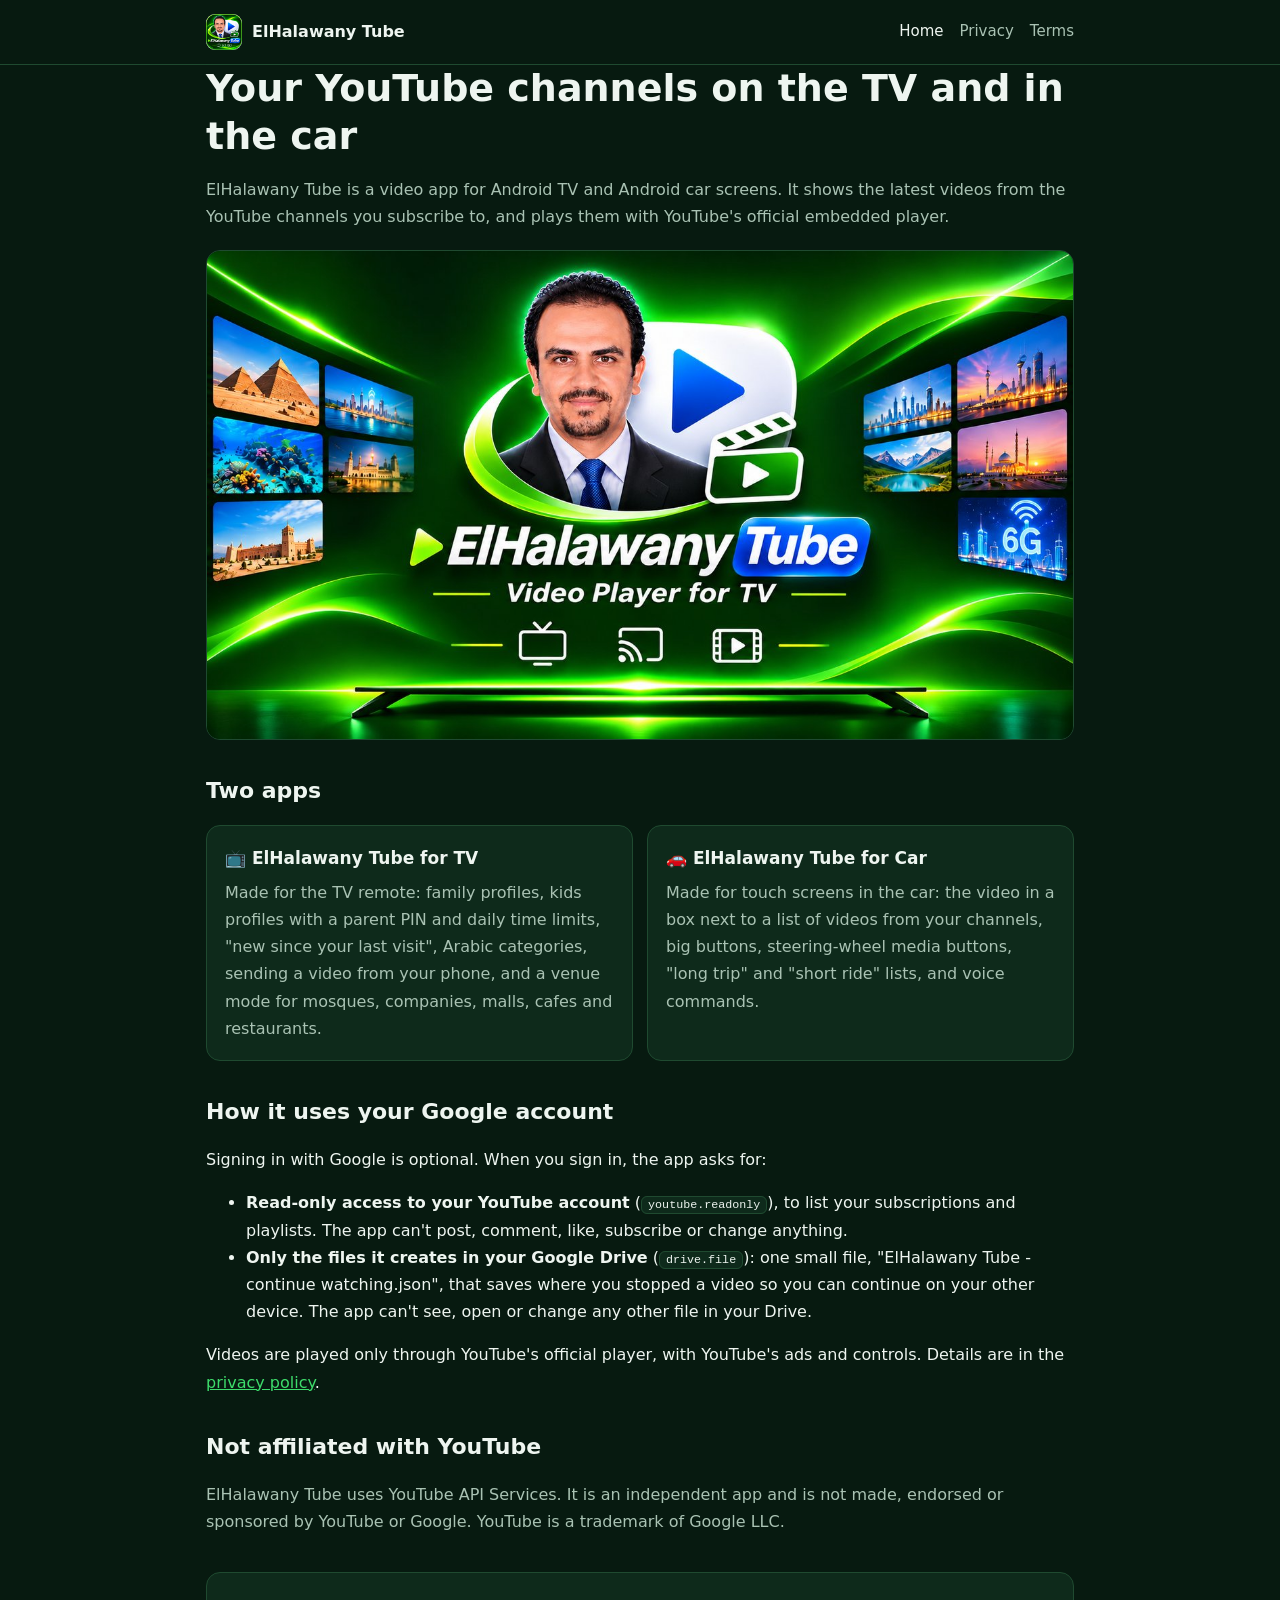
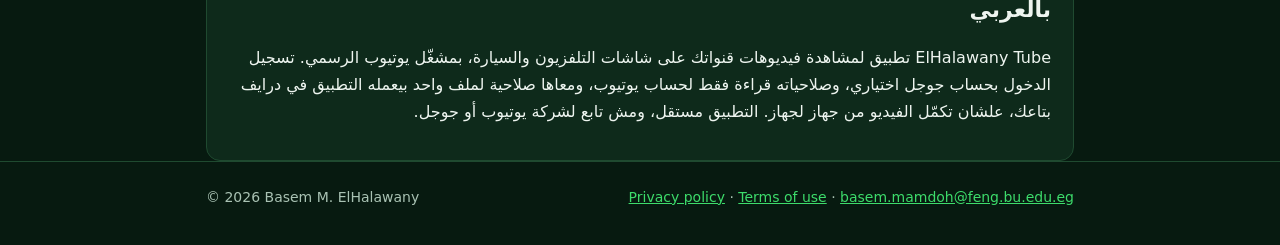
<file: index.html>
<!doctype html>
<html lang="en">
<head>
<meta charset="utf-8">
<meta name="viewport" content="width=device-width, initial-scale=1">
<title>ElHalawany Tube</title>
<meta name="description" content="ElHalawany Tube: watch your YouTube subscriptions on Android TV and car screens, using YouTube's official player.">
<link rel="icon" href="images/logo.png">
<link rel="stylesheet" href="style.css">
</head>
<body>
<header>
  <div class="wrap">
    <a class="brand" href="index.html"><img src="images/logo.png" alt="">ElHalawany Tube</a>
    <nav>
      <a href="index.html" aria-current="page">Home</a>
      <a href="privacy.html">Privacy</a>
      <a href="terms.html">Terms</a>
    </nav>
  </div>
</header>

<main class="wrap">
  <section class="hero">
    <h1>Your YouTube channels on the TV and in the car</h1>
    <p class="muted">ElHalawany Tube is a video app for Android TV and Android car screens. It shows the latest videos from the YouTube channels you subscribe to, and plays them with YouTube's official embedded player.</p>
    <img src="images/banner.jpg" alt="ElHalawany Tube on a TV screen" width="1280" height="720">
  </section>

  <h2>Two apps</h2>
  <div class="grid">
    <div class="card">
      <h3>📺 ElHalawany Tube for TV</h3>
      <p>Made for the TV remote: family profiles, kids profiles with a parent PIN and daily time limits, "new since your last visit", Arabic categories, sending a video from your phone, and a venue mode for mosques, companies, malls, cafes and restaurants.</p>
    </div>
    <div class="card">
      <h3>🚗 ElHalawany Tube for Car</h3>
      <p>Made for touch screens in the car: the video in a box next to a list of videos from your channels, big buttons, steering-wheel media buttons, "long trip" and "short ride" lists, and voice commands.</p>
    </div>
  </div>

  <h2>How it uses your Google account</h2>
  <p>Signing in with Google is optional. When you sign in, the app asks for:</p>
  <ul>
    <li><b>Read-only access to your YouTube account</b> (<code>youtube.readonly</code>), to list your subscriptions and playlists. The app can't post, comment, like, subscribe or change anything.</li>
    <li><b>Only the files it creates in your Google Drive</b> (<code>drive.file</code>): one small file, "ElHalawany Tube - continue watching.json", that saves where you stopped a video so you can continue on your other device. The app can't see, open or change any other file in your Drive.</li>
  </ul>
  <p>Videos are played only through YouTube's official player, with YouTube's ads and controls. Details are in the <a href="privacy.html">privacy policy</a>.</p>

  <h2>Not affiliated with YouTube</h2>
  <p class="muted">ElHalawany Tube uses YouTube API Services. It is an independent app and is not made, endorsed or sponsored by YouTube or Google. YouTube is a trademark of Google LLC.</p>

  <section class="ar">
    <h2>بالعربي</h2>
    <p>ElHalawany Tube تطبيق لمشاهدة فيديوهات قنواتك على شاشات التلفزيون والسيارة، بمشغّل يوتيوب الرسمي. تسجيل الدخول بحساب جوجل اختياري، وصلاحياته قراءة فقط لحساب يوتيوب، ومعاها صلاحية لملف واحد بيعمله التطبيق في درايف بتاعك، علشان تكمّل الفيديو من جهاز لجهاز. التطبيق مستقل، ومش تابع لشركة يوتيوب أو جوجل.</p>
  </section>
</main>

<footer>
  <div class="wrap">
    <span>© 2026 Basem M. ElHalawany</span>
    <span><a href="privacy.html">Privacy policy</a> · <a href="terms.html">Terms of use</a> · <a href="mailto:basem.mamdoh@feng.bu.edu.eg">basem.mamdoh@feng.bu.edu.eg</a></span>
  </div>
</footer>
</body>
</html>
</file>
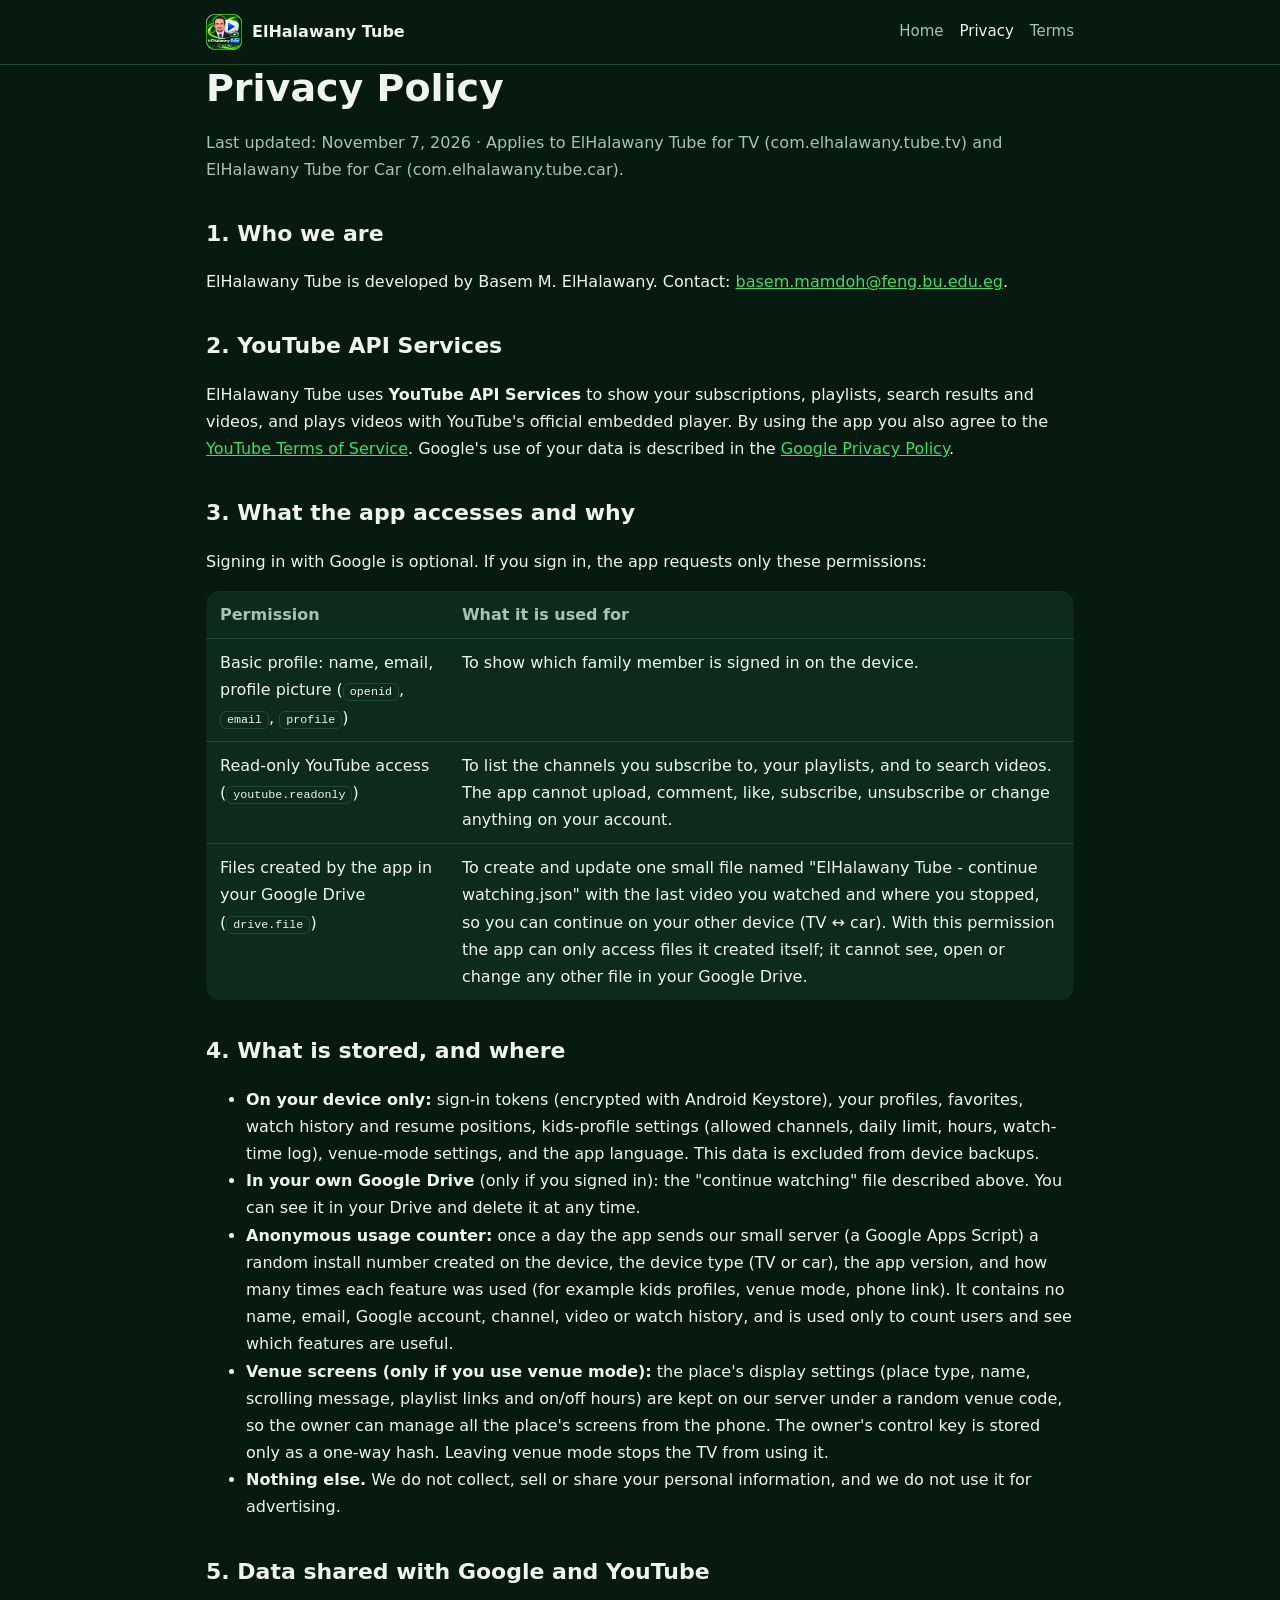
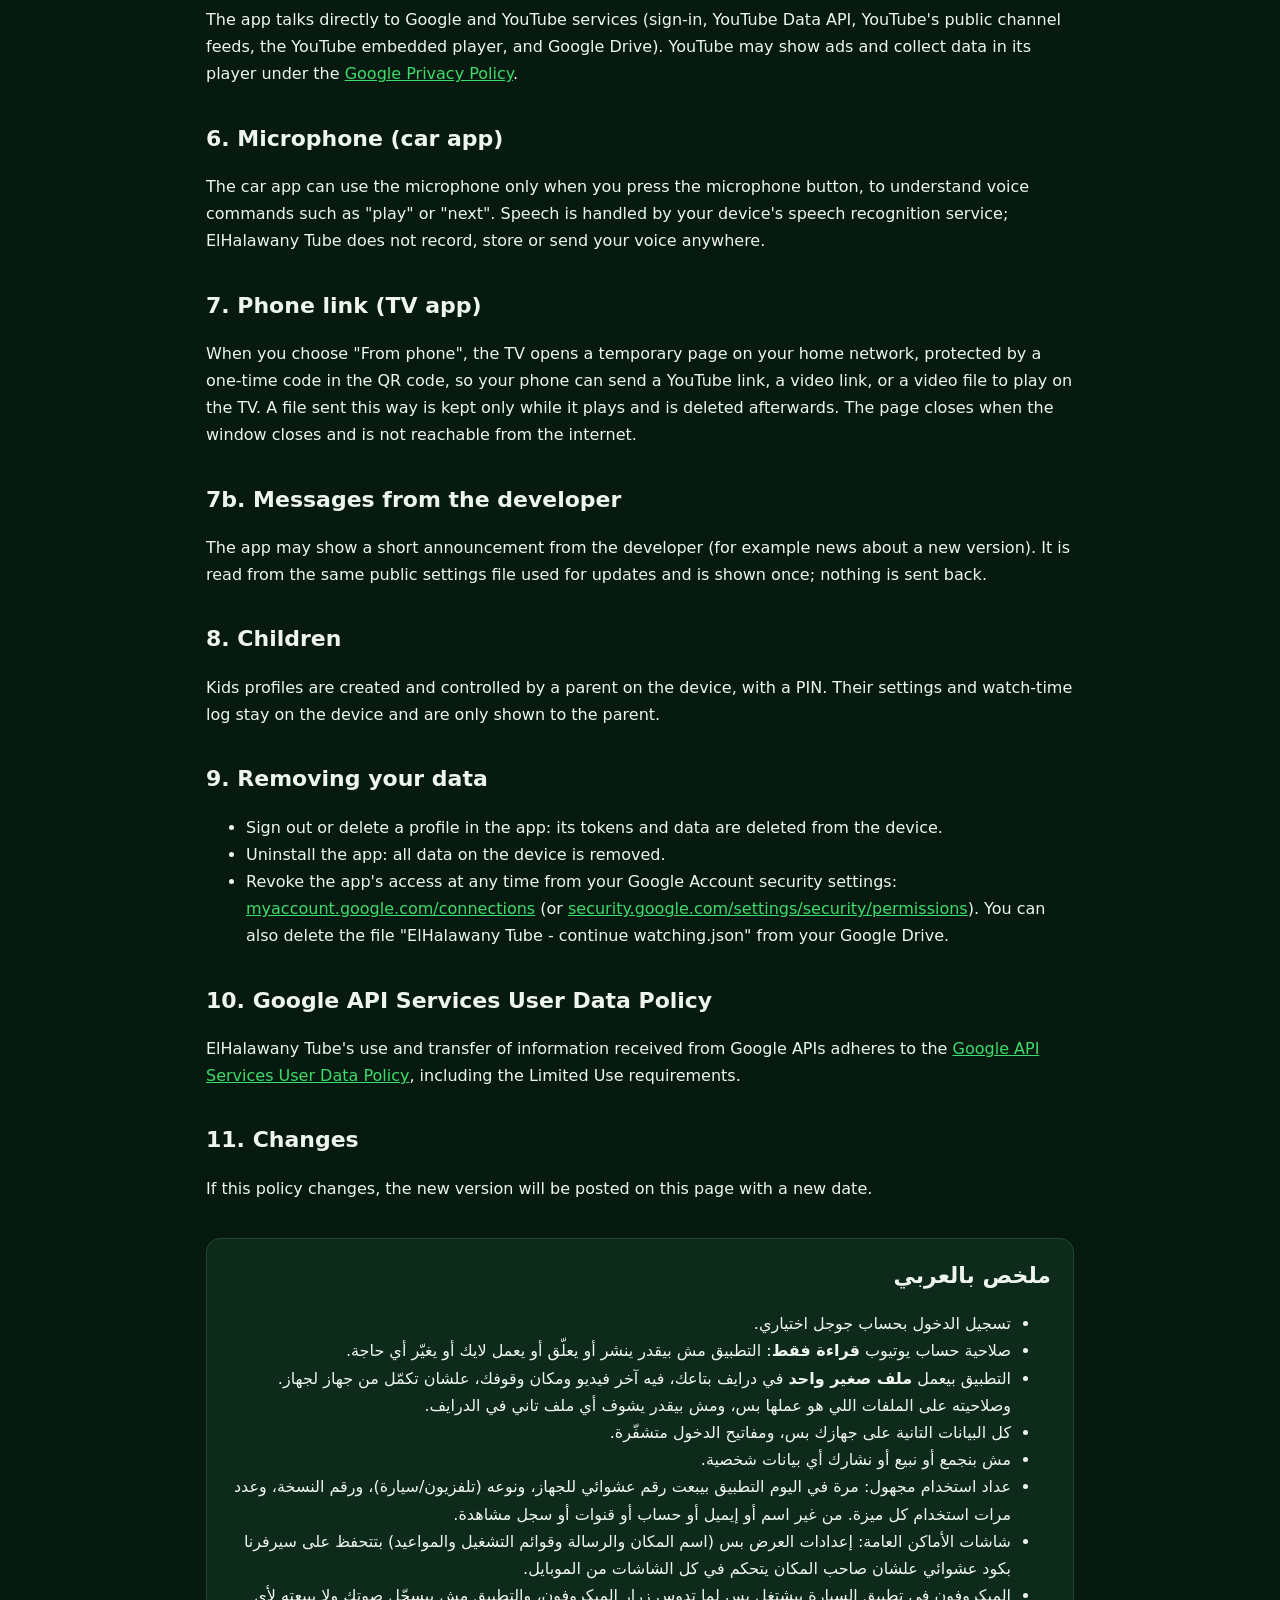
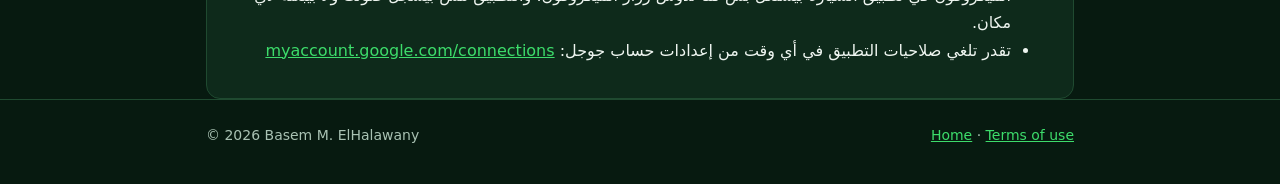
<file: privacy.html>
<!doctype html>
<html lang="en">
<head>
<meta charset="utf-8">
<meta name="viewport" content="width=device-width, initial-scale=1">
<title>Privacy Policy - ElHalawany Tube</title>
<link rel="icon" href="images/logo.png">
<link rel="stylesheet" href="style.css">
</head>
<body>
<header>
  <div class="wrap">
    <a class="brand" href="index.html"><img src="images/logo.png" alt="">ElHalawany Tube</a>
    <nav>
      <a href="index.html">Home</a>
      <a href="privacy.html" aria-current="page">Privacy</a>
      <a href="terms.html">Terms</a>
    </nav>
  </div>
</header>

<main class="wrap">
  <h1>Privacy Policy</h1>
  <p class="muted">Last updated: November 7, 2026 · Applies to ElHalawany Tube for TV (com.elhalawany.tube.tv) and ElHalawany Tube for Car (com.elhalawany.tube.car).</p>

  <h2>1. Who we are</h2>
  <p>ElHalawany Tube is developed by Basem M. ElHalawany. Contact: <a href="mailto:basem.mamdoh@feng.bu.edu.eg">basem.mamdoh@feng.bu.edu.eg</a>.</p>

  <h2>2. YouTube API Services</h2>
  <p>ElHalawany Tube uses <b>YouTube API Services</b> to show your subscriptions, playlists, search results and videos, and plays videos with YouTube's official embedded player. By using the app you also agree to the <a href="https://www.youtube.com/t/terms">YouTube Terms of Service</a>. Google's use of your data is described in the <a href="https://policies.google.com/privacy">Google Privacy Policy</a>.</p>

  <h2>3. What the app accesses and why</h2>
  <p>Signing in with Google is optional. If you sign in, the app requests only these permissions:</p>
  <table>
    <tr><th>Permission</th><th>What it is used for</th></tr>
    <tr><td>Basic profile: name, email, profile picture (<code>openid</code>, <code>email</code>, <code>profile</code>)</td><td>To show which family member is signed in on the device.</td></tr>
    <tr><td>Read-only YouTube access (<code>youtube.readonly</code>)</td><td>To list the channels you subscribe to, your playlists, and to search videos. The app cannot upload, comment, like, subscribe, unsubscribe or change anything on your account.</td></tr>
    <tr><td>Files created by the app in your Google Drive (<code>drive.file</code>)</td><td>To create and update one small file named "ElHalawany Tube - continue watching.json" with the last video you watched and where you stopped, so you can continue on your other device (TV &harr; car). With this permission the app can only access files it created itself; it cannot see, open or change any other file in your Google Drive.</td></tr>
  </table>

  <h2>4. What is stored, and where</h2>
  <ul>
    <li><b>On your device only:</b> sign-in tokens (encrypted with Android Keystore), your profiles, favorites, watch history and resume positions, kids-profile settings (allowed channels, daily limit, hours, watch-time log), venue-mode settings, and the app language. This data is excluded from device backups.</li>
    <li><b>In your own Google Drive</b> (only if you signed in): the "continue watching" file described above. You can see it in your Drive and delete it at any time.</li>
    <li><b>Anonymous usage counter:</b> once a day the app sends our small server (a Google Apps Script) a random install number created on the device, the device type (TV or car), the app version, and how many times each feature was used (for example kids profiles, venue mode, phone link). It contains no name, email, Google account, channel, video or watch history, and is used only to count users and see which features are useful.</li>
    <li><b>Venue screens (only if you use venue mode):</b> the place's display settings (place type, name, scrolling message, playlist links and on/off hours) are kept on our server under a random venue code, so the owner can manage all the place's screens from the phone. The owner's control key is stored only as a one-way hash. Leaving venue mode stops the TV from using it.</li>
    <li><b>Nothing else.</b> We do not collect, sell or share your personal information, and we do not use it for advertising.</li>
  </ul>

  <h2>5. Data shared with Google and YouTube</h2>
  <p>The app talks directly to Google and YouTube services (sign-in, YouTube Data API, YouTube's public channel feeds, the YouTube embedded player, and Google Drive). YouTube may show ads and collect data in its player under the <a href="https://policies.google.com/privacy">Google Privacy Policy</a>.</p>

  <h2>6. Microphone (car app)</h2>
  <p>The car app can use the microphone only when you press the microphone button, to understand voice commands such as "play" or "next". Speech is handled by your device's speech recognition service; ElHalawany Tube does not record, store or send your voice anywhere.</p>

  <h2>7. Phone link (TV app)</h2>
  <p>When you choose "From phone", the TV opens a temporary page on your home network, protected by a one-time code in the QR code, so your phone can send a YouTube link, a video link, or a video file to play on the TV. A file sent this way is kept only while it plays and is deleted afterwards. The page closes when the window closes and is not reachable from the internet.</p>

  <h2>7b. Messages from the developer</h2>
  <p>The app may show a short announcement from the developer (for example news about a new version). It is read from the same public settings file used for updates and is shown once; nothing is sent back.</p>

  <h2>8. Children</h2>
  <p>Kids profiles are created and controlled by a parent on the device, with a PIN. Their settings and watch-time log stay on the device and are only shown to the parent.</p>

  <h2>9. Removing your data</h2>
  <ul>
    <li>Sign out or delete a profile in the app: its tokens and data are deleted from the device.</li>
    <li>Uninstall the app: all data on the device is removed.</li>
    <li>Revoke the app's access at any time from your Google Account security settings: <a href="https://myaccount.google.com/connections">myaccount.google.com/connections</a> (or <a href="https://security.google.com/settings/security/permissions">security.google.com/settings/security/permissions</a>). You can also delete the file "ElHalawany Tube - continue watching.json" from your Google Drive.</li>
  </ul>

  <h2>10. Google API Services User Data Policy</h2>
  <p>ElHalawany Tube's use and transfer of information received from Google APIs adheres to the <a href="https://developers.google.com/terms/api-services-user-data-policy">Google API Services User Data Policy</a>, including the Limited Use requirements.</p>

  <h2>11. Changes</h2>
  <p>If this policy changes, the new version will be posted on this page with a new date.</p>

  <section class="ar">
    <h2>ملخص بالعربي</h2>
    <ul>
      <li>تسجيل الدخول بحساب جوجل اختياري.</li>
      <li>صلاحية حساب يوتيوب <b>قراءة فقط</b>: التطبيق مش بيقدر ينشر أو يعلّق أو يعمل لايك أو يغيّر أي حاجة.</li>
      <li>التطبيق بيعمل <b>ملف صغير واحد</b> في درايف بتاعك، فيه آخر فيديو ومكان وقوفك، علشان تكمّل من جهاز لجهاز. وصلاحيته على الملفات اللي هو عملها بس، ومش بيقدر يشوف أي ملف تاني في الدرايف.</li>
      <li>كل البيانات التانية على جهازك بس، ومفاتيح الدخول متشفّرة.</li>
      <li>مش بنجمع أو نبيع أو نشارك أي بيانات شخصية.</li>
      <li>عداد استخدام مجهول: مرة في اليوم التطبيق بيبعت رقم عشوائي للجهاز، ونوعه (تلفزيون/سيارة)، ورقم النسخة، وعدد مرات استخدام كل ميزة. من غير اسم أو إيميل أو حساب أو قنوات أو سجل مشاهدة.</li>
      <li>شاشات الأماكن العامة: إعدادات العرض بس (اسم المكان والرسالة وقوائم التشغيل والمواعيد) بتتحفظ على سيرفرنا بكود عشوائي علشان صاحب المكان يتحكم في كل الشاشات من الموبايل.</li>
      <li>الميكروفون في تطبيق السيارة بيشتغل بس لما تدوس زرار الميكروفون، والتطبيق مش بيسجّل صوتك ولا بيبعته لأي مكان.</li>
      <li>تقدر تلغي صلاحيات التطبيق في أي وقت من إعدادات حساب جوجل: <a href="https://myaccount.google.com/connections">myaccount.google.com/connections</a></li>
    </ul>
  </section>
</main>

<footer>
  <div class="wrap">
    <span>© 2026 Basem M. ElHalawany</span>
    <span><a href="index.html">Home</a> · <a href="terms.html">Terms of use</a></span>
  </div>
</footer>
</body>
</html>
</file>
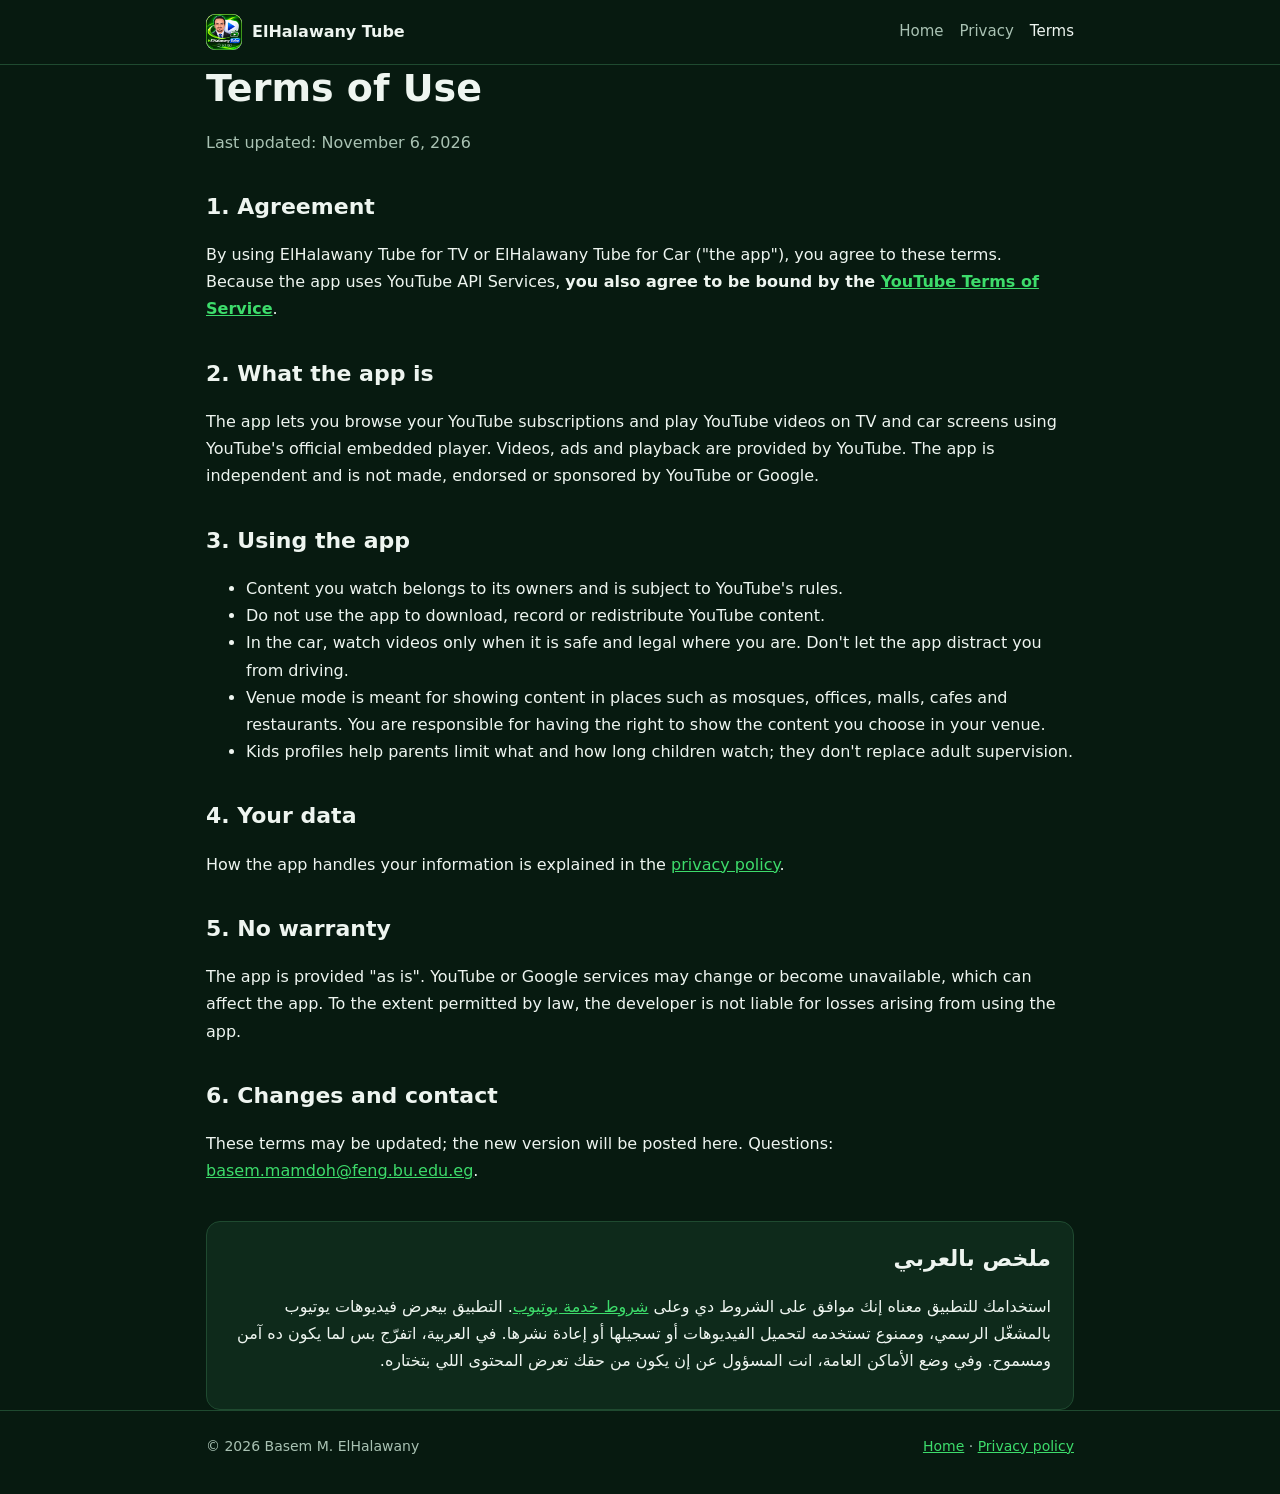
<file: terms.html>
<!doctype html>
<html lang="en">
<head>
<meta charset="utf-8">
<meta name="viewport" content="width=device-width, initial-scale=1">
<title>Terms of Use - ElHalawany Tube</title>
<link rel="icon" href="images/logo.png">
<link rel="stylesheet" href="style.css">
</head>
<body>
<header>
  <div class="wrap">
    <a class="brand" href="index.html"><img src="images/logo.png" alt="">ElHalawany Tube</a>
    <nav>
      <a href="index.html">Home</a>
      <a href="privacy.html">Privacy</a>
      <a href="terms.html" aria-current="page">Terms</a>
    </nav>
  </div>
</header>

<main class="wrap">
  <h1>Terms of Use</h1>
  <p class="muted">Last updated: November 6, 2026</p>

  <h2>1. Agreement</h2>
  <p>By using ElHalawany Tube for TV or ElHalawany Tube for Car ("the app"), you agree to these terms. Because the app uses YouTube API Services, <b>you also agree to be bound by the <a href="https://www.youtube.com/t/terms">YouTube Terms of Service</a></b>.</p>

  <h2>2. What the app is</h2>
  <p>The app lets you browse your YouTube subscriptions and play YouTube videos on TV and car screens using YouTube's official embedded player. Videos, ads and playback are provided by YouTube. The app is independent and is not made, endorsed or sponsored by YouTube or Google.</p>

  <h2>3. Using the app</h2>
  <ul>
    <li>Content you watch belongs to its owners and is subject to YouTube's rules.</li>
    <li>Do not use the app to download, record or redistribute YouTube content.</li>
    <li>In the car, watch videos only when it is safe and legal where you are. Don't let the app distract you from driving.</li>
    <li>Venue mode is meant for showing content in places such as mosques, offices, malls, cafes and restaurants. You are responsible for having the right to show the content you choose in your venue.</li>
    <li>Kids profiles help parents limit what and how long children watch; they don't replace adult supervision.</li>
  </ul>

  <h2>4. Your data</h2>
  <p>How the app handles your information is explained in the <a href="privacy.html">privacy policy</a>.</p>

  <h2>5. No warranty</h2>
  <p>The app is provided "as is". YouTube or Google services may change or become unavailable, which can affect the app. To the extent permitted by law, the developer is not liable for losses arising from using the app.</p>

  <h2>6. Changes and contact</h2>
  <p>These terms may be updated; the new version will be posted here. Questions: <a href="mailto:basem.mamdoh@feng.bu.edu.eg">basem.mamdoh@feng.bu.edu.eg</a>.</p>

  <section class="ar">
    <h2>ملخص بالعربي</h2>
    <p>استخدامك للتطبيق معناه إنك موافق على الشروط دي وعلى <a href="https://www.youtube.com/t/terms">شروط خدمة يوتيوب</a>. التطبيق بيعرض فيديوهات يوتيوب بالمشغّل الرسمي، وممنوع تستخدمه لتحميل الفيديوهات أو تسجيلها أو إعادة نشرها. في العربية، اتفرّج بس لما يكون ده آمن ومسموح. وفي وضع الأماكن العامة، انت المسؤول عن إن يكون من حقك تعرض المحتوى اللي بتختاره.</p>
  </section>
</main>

<footer>
  <div class="wrap">
    <span>© 2026 Basem M. ElHalawany</span>
    <span><a href="index.html">Home</a> · <a href="privacy.html">Privacy policy</a></span>
  </div>
</footer>
</body>
</html>
</file>
<file: style.css>
:root {
  --bg: #071a10;
  --card: #0e2a1b;
  --line: #1f4a30;
  --text: #eef5f0;
  --muted: #a9c2b3;
  --green: #3ddc6b;
  --blue: #3d8bff;
  --radius: 14px;
}
* { box-sizing: border-box; }
body {
  margin: 0;
  font-family: system-ui, -apple-system, "Segoe UI", Roboto, "Noto Sans Arabic", sans-serif;
  background: var(--bg);
  color: var(--text);
  line-height: 1.7;
}
a { color: var(--green); }
.wrap { max-width: 900px; margin: 0 auto; padding: 0 16px; }
header { border-bottom: 1px solid var(--line); }
header .wrap { display: flex; align-items: center; justify-content: space-between; gap: 12px; height: 64px; }
.brand { display: flex; align-items: center; gap: 10px; color: var(--text); text-decoration: none; font-weight: 700; }
.brand img { width: 36px; height: 36px; border-radius: 9px; }
nav { display: flex; gap: 16px; font-size: 15px; }
nav a { color: var(--muted); text-decoration: none; }
nav a:hover, nav a[aria-current="page"] { color: var(--text); }
main { padding: 32px 0 48px; }
h1 { font-size: clamp(28px, 4vw, 38px); line-height: 1.25; margin: 0 0 12px; }
h2 { font-size: 22px; margin: 32px 0 8px; }
h3 { font-size: 17px; margin: 20px 0 6px; }
.muted { color: var(--muted); }
.hero img { width: 100%; height: auto; border-radius: var(--radius); border: 1px solid var(--line); display: block; margin: 20px 0; }
.grid { display: grid; grid-template-columns: repeat(2, 1fr); gap: 14px; margin-top: 16px; }
.card { background: var(--card); border: 1px solid var(--line); border-radius: var(--radius); padding: 18px; }
.card h3 { margin-top: 0; }
.card p { margin: 0; color: var(--muted); }
table { width: 100%; border-collapse: collapse; margin: 12px 0; background: var(--card); border-radius: var(--radius); overflow: hidden; }
th, td { padding: 10px 14px; border-bottom: 1px solid var(--line); text-align: start; vertical-align: top; }
th { color: var(--muted); font-weight: 600; }
tr:last-child td { border-bottom: none; }
code { background: var(--card); border: 1px solid var(--line); border-radius: 6px; padding: 1px 6px; font-size: .9em; }
.ar { direction: rtl; text-align: right; background: var(--card); border: 1px solid var(--line); border-radius: var(--radius); padding: 18px 22px; margin-top: 36px; }
.ar h2 { margin-top: 0; }
footer { border-top: 1px solid var(--line); padding: 24px 0 36px; color: var(--muted); font-size: 14px; }
footer .wrap { display: flex; flex-wrap: wrap; gap: 8px 18px; justify-content: space-between; }
@media (max-width: 640px) {
  .grid { grid-template-columns: 1fr; }
  nav { gap: 12px; font-size: 14px; }
  header .wrap { height: auto; padding-top: 10px; padding-bottom: 10px; flex-wrap: wrap; }
}
</file>
